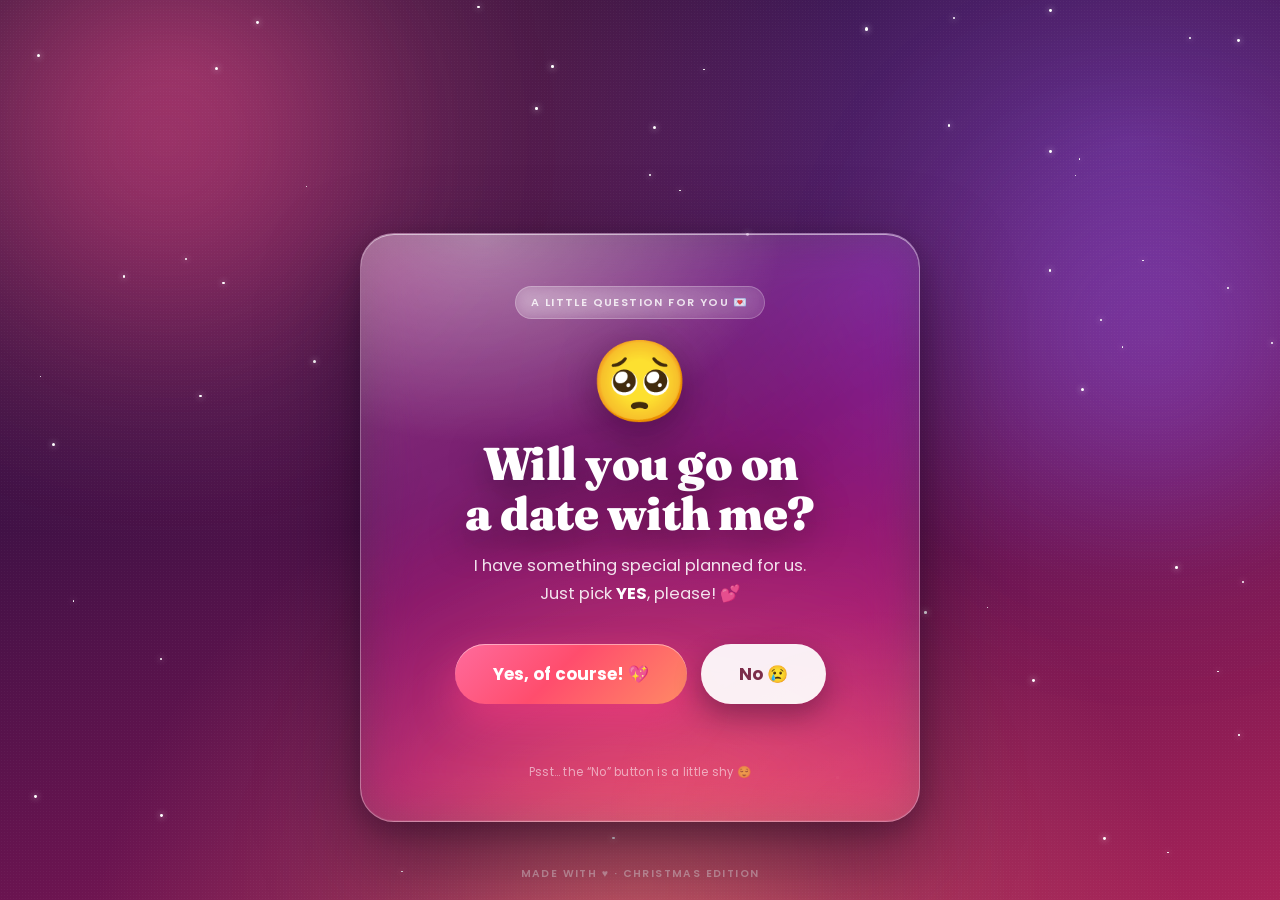
<file: index.html>
<!DOCTYPE html>
<html lang="en">
<head>
<meta charset="UTF-8" />
<meta name="viewport" content="width=device-width, initial-scale=1.0" />
<meta name="description" content="A little Christmas date proposal — say yes and build our perfect date plan together." />
<meta name="theme-color" content="#2a0f33" />
<meta property="og:title" content="Will you go on a date with me? 💌" />
<meta property="og:description" content="A little Christmas date proposal, made with love." />
<meta property="og:type" content="website" />
<meta property="og:url" content="https://jhonmarkseno.github.io/Date_plan/" />
<meta property="og:image" content="https://jhonmarkseno.github.io/Date_plan/og-image.png" />
<meta property="og:image:width" content="1200" />
<meta property="og:image:height" content="630" />
<meta property="og:image:alt" content="A Christmas date proposal card asking: Will you go on a date with me?" />
<meta name="twitter:card" content="summary_large_image" />
<meta name="twitter:title" content="Will you go on a date with me? 💌" />
<meta name="twitter:description" content="A little Christmas date proposal, made with love." />
<meta name="twitter:image" content="https://jhonmarkseno.github.io/Date_plan/og-image.png" />
<link rel="canonical" href="https://jhonmarkseno.github.io/Date_plan/" />
<title>Will you go on a date with me? 💌</title>
<link rel="icon" href="assets/favicon.svg" type="image/svg+xml" />
<link rel="apple-touch-icon" href="assets/apple-touch-icon.png" />
<link rel="manifest" href="site.webmanifest" />
<link rel="preconnect" href="https://fonts.googleapis.com" />
<link rel="preconnect" href="https://fonts.gstatic.com" crossorigin />
<link href="https://fonts.googleapis.com/css2?family=Fraunces:opsz,wght@9..144,600;9..144,700;9..144,900&family=Poppins:wght@400;500;600;700;800&display=swap" rel="stylesheet" />
<link rel="stylesheet" href="style.css" />
</head>
<body>
  <div class="bg" aria-hidden="true">
    <span class="aurora aurora-1"></span>
    <span class="aurora aurora-2"></span>
    <span class="aurora aurora-3"></span>
    <div class="stars" id="stars"></div>
    <div class="grain"></div>
  </div>

  <div id="hearts" aria-hidden="true"></div>

  <main class="card" id="card">
    <span class="badge">A little question for you 💌</span>
    <div class="emoji-wrap">
      <span class="emoji" id="mainEmoji">🥺</span>
    </div>
    <h1 id="question">Will you go on a date with me?</h1>
    <p class="subtitle">I have something special planned for us.<br />Just pick <strong>YES</strong>, please! 💕</p>
    <div class="buttons">
      <button class="btn btn-yes" id="yesBtn" type="button">Yes, of course! <span aria-hidden="true">💖</span></button>
      <button class="btn btn-no" id="noBtn" type="button">No 😢</button>
    </div>
    <p class="tease" id="tease" aria-live="polite"></p>
    <p class="card-hint">Psst… the “No” button is a little shy 😌</p>
  </main>

  <footer class="site-footer">Made with ♥ · Christmas Edition</footer>

  <div class="overlay" id="overlay" role="dialog" aria-modal="true" aria-labelledby="yesTitle">
    <div class="snow" id="snow" aria-hidden="true"></div>
    <div class="tree tree-left" aria-hidden="true">🎄</div>
    <div class="tree tree-right" aria-hidden="true">🎄</div>

    <div class="overlay-inner">
      <div class="stepper" id="stepper" role="group" aria-label="Progress">
        <span class="dot active" data-dot="intro" aria-hidden="true"></span>
        <span class="dot" data-dot="plan" aria-hidden="true"></span>
        <span class="dot" data-dot="choices" aria-hidden="true"></span>
        <span class="dot" data-dot="confirm" aria-hidden="true"></span>
        <span class="step-count" id="stepCount" aria-live="polite" aria-atomic="true">Step 1 of 4</span>
      </div>

      <section class="step step-intro active" data-step="intro" aria-label="Yes">
        <div class="overlay-hearts" aria-hidden="true">🎄🎁🎄</div>
        <h2 class="big" id="yesTitle" tabindex="-1"><span class="big-text">YES!!!</span> <span aria-hidden="true">🎄</span></h2>
        <p class="msg" id="finalMsg">I knew you'd say yes 😌<br />Here's our Christmas date plan 💝</p>
        <button class="btn btn-next" id="introNext" type="button">Proceed 💝</button>
      </section>

      <section class="step step-plan" data-step="plan" aria-label="Date plan">
        <div class="plan">
          <div class="plan-head">
            <h3 id="planTitle" tabindex="-1"><span class="grad-title">Our Christmas Date Plan</span> <span aria-hidden="true">🎄</span></h3>
            <span class="save-date">Save the date ❄️</span>
          </div>

          <div class="plan-item">
            <span class="plan-icon" aria-hidden="true">☕</span>
            <div class="plan-body">
              <div class="plan-top">
                <span class="plan-time">4:00 PM</span>
                <span class="plan-title">Cozy café time</span>
              </div>
              <p class="plan-desc">Warm drinks, fairy lights, and getting to know each other.</p>
              <p class="pick-line" data-slot="drink"></p>
            </div>
          </div>

          <div class="plan-item">
            <span class="plan-icon" aria-hidden="true">✨</span>
            <div class="plan-body">
              <div class="plan-top">
                <span class="plan-time">5:30 PM</span>
                <span class="plan-title">Stroll through the Christmas lights</span>
              </div>
              <p class="plan-desc">Twinkling streets, festive music, and holding hands.</p>
              <p class="pick-line" data-slot="activity"></p>
            </div>
          </div>

          <div class="plan-item">
            <span class="plan-icon" aria-hidden="true">🍽️</span>
            <div class="plan-body">
              <div class="plan-top">
                <span class="plan-time">7:00 PM</span>
                <span class="plan-title">Noche Buena-style dinner for two</span>
              </div>
              <p class="plan-desc">Good food, warm smiles, and lots of laughing.</p>
              <p class="pick-line" data-slot="food"></p>
            </div>
          </div>

          <div class="plan-item">
            <span class="plan-icon" aria-hidden="true">🌙</span>
            <div class="plan-body">
              <div class="plan-top">
                <span class="plan-time">8:30 PM</span>
                <span class="plan-title">Dessert, gifts &amp; stargazing</span>
              </div>
              <p class="plan-desc">Sweet endings under the winter sky.</p>
              <p class="pick-line" data-slot="other"></p>
            </div>
          </div>

          <p class="plan-note">Dress code: cozy &amp; festive 🧣🎄</p>
        </div>
        <div class="step-nav">
          <button class="btn btn-back" id="planBack" type="button">← Back</button>
          <button class="btn btn-next" id="planNext" type="button">Choose your picks 💝</button>
        </div>
      </section>

      <section class="step step-choices" data-step="choices" aria-label="Your choices">
        <div class="plan choices-card">
          <h4>Now it's your turn 💝</h4>
          <p class="hint">Choose what you like — our plan will update for you.</p>
          <p class="pick-progress" id="pickProgress" aria-live="polite">0 of 4 picked — choose one from each category</p>

          <div class="choice-group">
            <span class="choice-label">Drink</span>
            <div class="choice-list" data-category="drink">
              <button type="button" class="chip" data-value="Hot chocolate" data-emoji="🍫" aria-pressed="false">🍫 Hot chocolate</button>
              <button type="button" class="chip" data-value="Coffee" data-emoji="☕" aria-pressed="false">☕ Coffee</button>
              <button type="button" class="chip" data-value="Milk tea" data-emoji="🧋" aria-pressed="false">🧋 Milk tea</button>
              <button type="button" class="chip" data-value="Iced latte" data-emoji="🥤" aria-pressed="false">🥤 Iced latte</button>
            </div>
          </div>

          <div class="choice-group">
            <span class="choice-label">Food</span>
            <div class="choice-list" data-category="food">
              <button type="button" class="chip" data-value="Pasta" data-emoji="🍝" aria-pressed="false">🍝 Pasta</button>
              <button type="button" class="chip" data-value="Pizza" data-emoji="🍕" aria-pressed="false">🍕 Pizza</button>
              <button type="button" class="chip" data-value="Sushi" data-emoji="🍣" aria-pressed="false">🍣 Sushi</button>
              <button type="button" class="chip" data-value="Burger" data-emoji="🍔" aria-pressed="false">🍔 Burger</button>
            </div>
          </div>

          <div class="choice-group">
            <span class="choice-label">Activity</span>
            <div class="choice-list" data-category="activity">
              <button type="button" class="chip" data-value="Stroll through the Christmas lights" data-emoji="🎄" aria-pressed="false">🎄 Stroll through the Christmas lights</button>
              <button type="button" class="chip" data-value="Ice skating" data-emoji="⛸️" aria-pressed="false">⛸️ Ice skating</button>
              <button type="button" class="chip" data-value="Christmas market" data-emoji="🎁" aria-pressed="false">🎁 Christmas market</button>
              <button type="button" class="chip" data-value="Movie night" data-emoji="🎬" aria-pressed="false">🎬 Movie night</button>
            </div>
          </div>

          <div class="choice-group">
            <span class="choice-label">Other treat</span>
            <div class="choice-list" data-category="other">
              <button type="button" class="chip" data-value="Cake" data-emoji="🍰" aria-pressed="false">🍰 Cake</button>
              <button type="button" class="chip" data-value="Ice cream" data-emoji="🍦" aria-pressed="false">🍦 Ice cream</button>
              <button type="button" class="chip" data-value="Fries" data-emoji="🍟" aria-pressed="false">🍟 Fries</button>
              <button type="button" class="chip" data-value="Cookies" data-emoji="🍪" aria-pressed="false">🍪 Cookies</button>
            </div>
          </div>

          <p class="pick-summary" id="pickSummary" aria-live="polite"></p>
        </div>
        <div class="step-nav">
          <button class="btn btn-back" id="choicesBack" type="button">← Back</button>
          <button class="btn btn-confirm" id="confirmBtn" type="button" disabled>Lock in our date 💝</button>
        </div>
      </section>

      <section class="step step-confirm" data-step="confirm" aria-label="Date confirmed">
        <div class="confirm-card">
          <div class="confirm-icon" aria-hidden="true">💝</div>
          <h3 class="confirm-title" id="confirmTitle" tabindex="-1">It's a date!</h3>
          <p class="confirm-sub">Here's what we agreed on</p>
          <ul class="confirm-list" id="confirmList"></ul>
          <p class="confirm-note">See you there — wear something cozy 🧣</p>
          <div class="confirm-actions">
            <button class="btn btn-save" id="saveBtn" type="button">Save our plan 📄</button>
            <button class="btn btn-copy" id="copyBtn" type="button">Copy plan 📋</button>
            <button class="btn btn-edit" id="editBtn" type="button">Edit choices ✏️</button>
          </div>
        </div>
      </section>

      <button class="btn btn-again" id="againBtn" type="button">Start over 🔁</button>
    </div>
  </div>

  <canvas id="confetti" aria-hidden="true"></canvas>
  <div class="toast" id="toast" role="status" aria-live="polite"></div>

  <script src="script.js"></script>
</body>
</html>
</file>
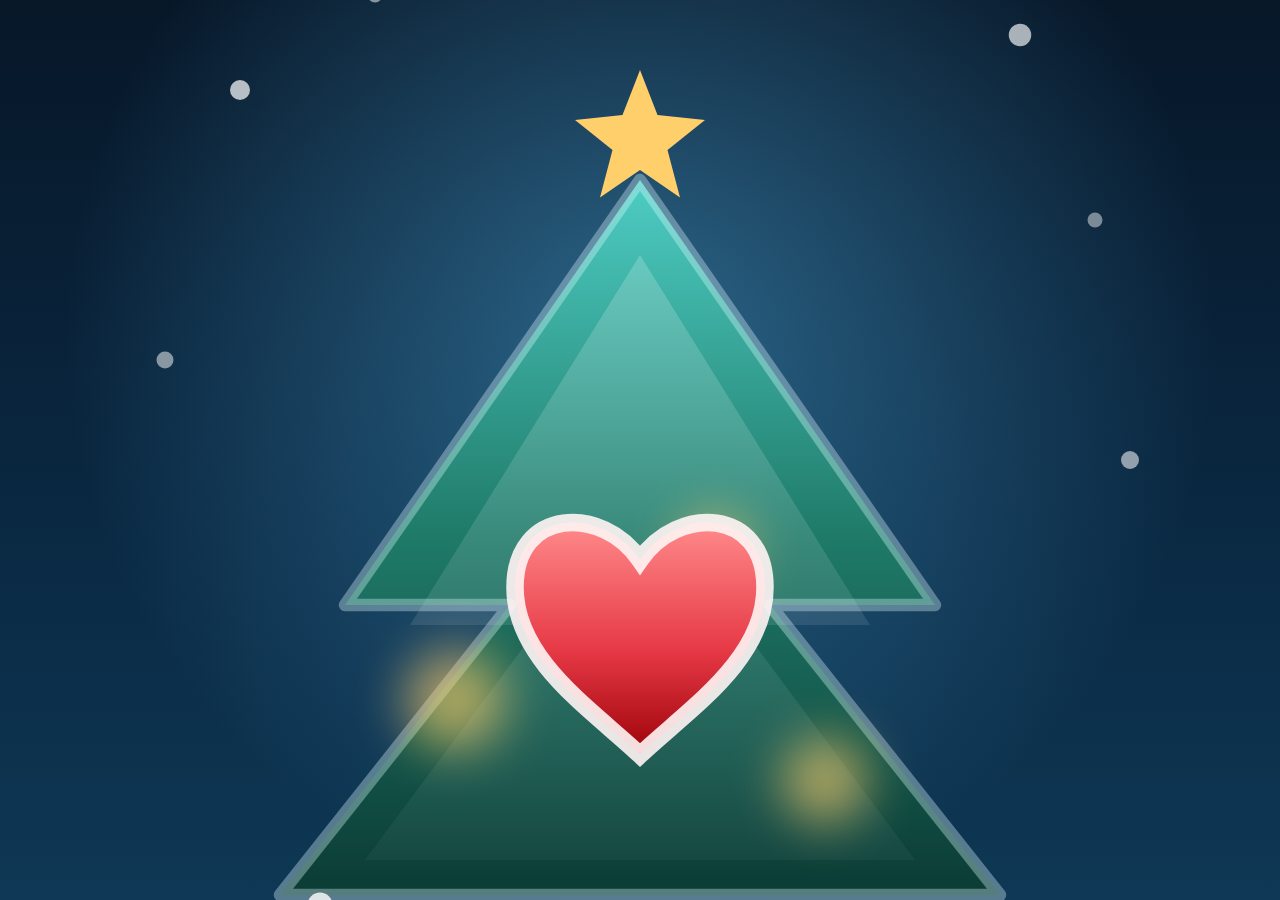
<file: assets/_icon_render.html>
<!doctype html>
<html>
<head>
<meta charset="utf-8" />
<style>
  html, body { margin: 0; padding: 0; width: 100%; height: 100%; overflow: hidden; background: #071426; }
  img { display: block; width: 100vw; height: 100vh; object-fit: cover; }
</style>
</head>
<body><img src="favicon.svg" alt="" /></body>
</html>
</file>
<file: style.css>
:root {
  --rose: #ff4d8d;
  --rose-deep: #d81b60;
  --coral: #ff8a65;
  --plum: #1a0b2e;
  --gold: #ffcf6b;
  --pine: #1b4332;
  --cranberry: #c1121f;
  --ink: #2f3e46;
  --muted: #64757d;
  --glass: rgba(255, 255, 255, 0.16);
  --glass-border: rgba(255, 255, 255, 0.32);
  --radius: 34px;
  --ease: cubic-bezier(0.22, 0.9, 0.28, 1.15);
}

* {
  box-sizing: border-box;
  -webkit-tap-highlight-color: transparent;
}

html,
body {
  height: 100%;
}

body {
  margin: 0;
  min-height: 100vh;
  min-height: 100dvh;
  display: grid;
  place-items: center;
  overflow-x: hidden;
  overflow-y: auto;
  position: relative;
  font-family: "Poppins", "Segoe UI", Arial, sans-serif;
  color: #fff;
  background:
    radial-gradient(1100px 760px at 14% 8%, rgba(255, 94, 153, 0.34), transparent 62%),
    radial-gradient(1000px 720px at 88% 16%, rgba(160, 94, 255, 0.34), transparent 60%),
    radial-gradient(900px 900px at 50% 112%, rgba(255, 145, 120, 0.32), transparent 62%),
    linear-gradient(160deg, #1a0b2e 0%, #3d1145 36%, #6a1450 66%, #a82358 100%);
}

.bg {
  position: fixed;
  inset: 0;
  z-index: 0;
  overflow: hidden;
  pointer-events: none;
}

.aurora {
  position: absolute;
  border-radius: 50%;
  filter: blur(72px);
  opacity: 0.6;
  mix-blend-mode: screen;
  will-change: transform;
}

.aurora-1 {
  width: 46vw;
  height: 46vw;
  left: -10vw;
  top: -12vw;
  background: radial-gradient(circle, rgba(255, 77, 141, 0.8), transparent 65%);
  animation: drift1 18s ease-in-out infinite;
}

.aurora-2 {
  width: 44vw;
  height: 44vw;
  right: -12vw;
  top: 4vw;
  background: radial-gradient(circle, rgba(160, 94, 255, 0.75), transparent 65%);
  animation: drift2 22s ease-in-out infinite;
}

.aurora-3 {
  width: 50vw;
  height: 50vw;
  left: 25vw;
  bottom: -24vw;
  background: radial-gradient(circle, rgba(255, 145, 120, 0.7), transparent 65%);
  animation: drift3 26s ease-in-out infinite;
}

@keyframes drift1 {
  0%, 100% { transform: translate(0, 0) scale(1); }
  50% { transform: translate(6vw, 5vw) scale(1.12); }
}
@keyframes drift2 {
  0%, 100% { transform: translate(0, 0) scale(1.05); }
  50% { transform: translate(-5vw, 6vw) scale(0.95); }
}
@keyframes drift3 {
  0%, 100% { transform: translate(0, 0) scale(1); }
  50% { transform: translate(4vw, -5vw) scale(1.1); }
}

.stars {
  position: absolute;
  inset: 0;
}

.star {
  position: absolute;
  border-radius: 50%;
  background: #fff;
  box-shadow: 0 0 6px rgba(255, 255, 255, 0.9);
  animation: twinkle var(--dur, 3s) ease-in-out infinite;
}

@keyframes twinkle {
  0%, 100% { opacity: 0.15; transform: scale(0.7); }
  50% { opacity: 0.85; transform: scale(1.15); }
}

.grain {
  position: absolute;
  inset: 0;
  opacity: 0.22;
  background-image: radial-gradient(rgba(255, 255, 255, 0.16) 1px, transparent 1px);
  background-size: 3px 3px;
  mix-blend-mode: overlay;
}

.heart {
  position: fixed;
  bottom: -12vh;
  z-index: 1;
  font-size: 22px;
  opacity: 0.5;
  pointer-events: none;
  filter: drop-shadow(0 0 8px rgba(255, 255, 255, 0.35));
  animation: floatUp linear infinite;
}

@keyframes floatUp {
  0% { transform: translateY(0) rotate(0deg) scale(1); opacity: 0; }
  12% { opacity: 0.55; }
  88% { opacity: 0.3; }
  100% { transform: translateY(-122vh) rotate(340deg) scale(1.25); opacity: 0; }
}

.card {
  position: relative;
  z-index: 3;
  width: min(92vw, 560px);
  padding: 52px 40px 40px;
  text-align: center;
  border-radius: var(--radius);
  background: linear-gradient(155deg, rgba(255, 255, 255, 0.19), rgba(255, 255, 255, 0.05) 46%, rgba(255, 255, 255, 0.11));
  border: 1px solid var(--glass-border);
  backdrop-filter: blur(26px) saturate(165%);
  -webkit-backdrop-filter: blur(26px) saturate(165%);
  box-shadow:
    0 40px 90px rgba(20, 0, 26, 0.5),
    0 8px 26px rgba(20, 0, 26, 0.25),
    inset 0 1px 0 rgba(255, 255, 255, 0.55),
    inset 0 -1px 0 rgba(255, 255, 255, 0.08);
  animation: cardIn 0.9s var(--ease);
}

.card::before {
  content: "";
  position: absolute;
  inset: 0;
  border-radius: inherit;
  pointer-events: none;
  background:
    radial-gradient(90% 60% at 22% 0%, rgba(255, 255, 255, 0.35), transparent 60%),
    radial-gradient(80% 60% at 92% 100%, rgba(255, 138, 101, 0.16), transparent 60%);
}

@keyframes cardIn {
  from { opacity: 0; transform: translateY(42px) scale(0.9); }
  to { opacity: 1; transform: translateY(0) scale(1); }
}

.badge {
  position: relative;
  display: inline-flex;
  align-items: center;
  gap: 6px;
  padding: 7px 15px;
  border-radius: 999px;
  font-size: 11px;
  font-weight: 600;
  letter-spacing: 1.4px;
  text-transform: uppercase;
  color: rgba(255, 255, 255, 0.82);
  background: rgba(255, 255, 255, 0.1);
  border: 1px solid rgba(255, 255, 255, 0.24);
  backdrop-filter: blur(8px);
  -webkit-backdrop-filter: blur(8px);
}

.emoji-wrap {
  margin-top: 22px;
  line-height: 0;
}

.emoji {
  display: inline-block;
  font-size: clamp(52px, 13vw, 80px);
  line-height: 1;
  animation: emojiFloat 3s ease-in-out infinite;
  filter: drop-shadow(0 12px 22px rgba(30, 0, 30, 0.45));
}

@keyframes emojiFloat {
  0%, 100% { transform: translateY(0) rotate(-4deg); }
  50% { transform: translateY(-12px) rotate(4deg); }
}

h1 {
  position: relative;
  margin: 18px 0 14px;
  font-family: "Fraunces", Georgia, "Times New Roman", serif;
  font-weight: 900;
  font-size: clamp(30px, 6.4vw, 46px);
  line-height: 1.08;
  letter-spacing: -0.5px;
  text-wrap: balance;
  text-shadow: 0 10px 34px rgba(20, 0, 26, 0.5);
}

.subtitle {
  position: relative;
  max-width: 400px;
  margin: 0 auto 34px;
  font-size: clamp(14px, 3.4vw, 16.5px);
  line-height: 1.7;
  font-weight: 400;
  color: rgba(255, 255, 255, 0.88);
}

.subtitle strong {
  color: #fff;
  font-weight: 700;
}

.buttons {
  position: relative;
  display: flex;
  flex-wrap: wrap;
  justify-content: center;
  align-items: center;
  gap: 14px;
  min-height: 64px;
}

.btn {
  position: relative;
  overflow: hidden;
  border: 0;
  cursor: pointer;
  font-family: inherit;
  font-weight: 700;
  font-size: 17px;
  padding: 17px 38px;
  border-radius: 999px;
  user-select: none;
  transition: transform 0.2s var(--ease), box-shadow 0.2s ease, background 0.2s ease, opacity 0.2s ease;
}

.btn:focus-visible {
  outline: 3px solid rgba(255, 255, 255, 0.92);
  outline-offset: 3px;
}

.btn-back:focus-visible,
.btn-edit:focus-visible,
.btn-copy:focus-visible,
.btn-again:focus-visible {
  outline-color: rgba(27, 67, 50, 0.55);
}

.btn:active {
  transform: scale(0.97);
}

.ripple {
  position: absolute;
  border-radius: 50%;
  background: rgba(255, 255, 255, 0.5);
  transform: scale(0);
  pointer-events: none;
  animation: ripple 0.65s ease-out forwards;
}

@keyframes ripple {
  to { transform: scale(3); opacity: 0; }
}

.btn-yes {
  color: #fff;
  background: linear-gradient(135deg, #ff6b9d, #ff4d6d 45%, #ff8a65);
  box-shadow:
    0 18px 38px rgba(255, 61, 127, 0.5),
    inset 0 1px 0 rgba(255, 255, 255, 0.45);
  animation: glowPulse 2.4s ease-in-out infinite;
}

.btn-yes::after {
  content: "";
  position: absolute;
  inset: 0;
  background: linear-gradient(110deg, transparent 30%, rgba(255, 255, 255, 0.55) 48%, transparent 64%);
  transform: translateX(-150%);
  transition: transform 0.7s ease;
}

.btn-yes:hover::after {
  transform: translateX(150%);
}

.btn-yes:hover {
  transform: translateY(-2px) scale(1.04);
  box-shadow:
    0 24px 48px rgba(255, 61, 127, 0.6),
    inset 0 1px 0 rgba(255, 255, 255, 0.5);
}

@keyframes glowPulse {
  0%, 100% { box-shadow: 0 18px 38px rgba(255, 61, 127, 0.45), inset 0 1px 0 rgba(255, 255, 255, 0.45); }
  50% { box-shadow: 0 20px 52px rgba(255, 61, 127, 0.75), inset 0 1px 0 rgba(255, 255, 255, 0.55); }
}

.btn-no {
  z-index: 50;
  color: #7c2d4a;
  background: rgba(255, 255, 255, 0.93);
  box-shadow: 0 12px 28px rgba(20, 0, 26, 0.32);
  white-space: nowrap;
  touch-action: none;
}

.btn-no:hover {
  background: #fff;
}

.btn-no.escaped {
  position: fixed;
  transition: transform 0.2s ease, box-shadow 0.2s ease;
}

.tease {
  position: relative;
  min-height: 22px;
  margin: 20px 0 0;
  font-size: 13.5px;
  font-weight: 600;
  color: #ffd9e4;
  opacity: 0;
  transform: translateY(4px);
  transition: opacity 0.3s ease, transform 0.3s ease;
}

.tease.show {
  opacity: 1;
  transform: translateY(0);
}

.card-hint {
  position: relative;
  margin: 16px 0 0;
  font-size: 11.5px;
  letter-spacing: 0.3px;
  color: rgba(255, 255, 255, 0.55);
}

.site-footer {
  position: fixed;
  left: 50%;
  bottom: 18px;
  z-index: 2;
  transform: translateX(-50%);
  font-size: 10.5px;
  font-weight: 600;
  letter-spacing: 1.4px;
  text-transform: uppercase;
  color: rgba(255, 255, 255, 0.45);
  white-space: nowrap;
}

.overlay {
  position: fixed;
  inset: 0;
  z-index: 20;
  display: flex;
  align-items: flex-start;
  justify-content: center;
  overflow-y: auto;
  overflow-x: hidden;
  padding: 44px 24px;
  text-align: center;
  opacity: 0;
  pointer-events: none;
  transition: opacity 0.55s ease;
  background-color: #071426;
  background-image:
    linear-gradient(180deg, rgba(3, 10, 22, 0.22) 0%, rgba(3, 10, 22, 0.4) 52%, rgba(3, 10, 22, 0.64) 100%),
    radial-gradient(760px 440px at 50% 34%, rgba(43, 127, 191, 0.16), transparent 68%),
    url("assets/winter-bg.svg");
  background-size: cover, cover, cover;
  background-position: center, center, center;
  background-repeat: no-repeat;
}

.overlay.show {
  opacity: 1;
  pointer-events: auto;
}

.snow {
  position: absolute;
  inset: 0;
  z-index: 0;
  overflow: hidden;
  pointer-events: none;
}

.snowflake {
  position: absolute;
  top: -10vh;
  color: #a9c6ea;
  text-shadow: 0 0 6px rgba(255, 255, 255, 0.95);
  user-select: none;
  animation-name: snowFall;
  animation-timing-function: linear;
  animation-iteration-count: infinite;
}

@keyframes snowFall {
  0% { transform: translateY(-10vh) translateX(0) rotate(0deg); }
  100% { transform: translateY(115vh) translateX(30px) rotate(360deg); }
}

.tree {
  position: absolute;
  top: 50%;
  z-index: 1;
  display: grid;
  place-items: center;
  width: 150px;
  height: 150px;
  border-radius: 50%;
  font-size: 82px;
  line-height: 1;
  pointer-events: none;
  user-select: none;
  background: radial-gradient(circle at 30% 22%, rgba(255, 255, 255, 0.24), rgba(255, 255, 255, 0.07) 58%, rgba(255, 255, 255, 0.02));
  border: 1px solid rgba(255, 255, 255, 0.32);
  backdrop-filter: blur(16px) saturate(160%);
  -webkit-backdrop-filter: blur(16px) saturate(160%);
  box-shadow:
    0 20px 45px rgba(0, 6, 16, 0.4),
    inset 0 1px 0 rgba(255, 255, 255, 0.34),
    inset 0 -1px 0 rgba(140, 190, 235, 0.18);
  animation: treeSway 5s ease-in-out infinite;
}

.tree-left { left: calc(50% - 470px); }
.tree-right { right: calc(50% - 470px); animation-delay: -2.5s; }

@keyframes treeSway {
  0%, 100% { transform: translateY(-50%) rotate(-3deg); }
  50% { transform: translateY(-52%) rotate(3deg); }
}

.overlay-inner {
  position: relative;
  z-index: 2;
  width: 100%;
  max-width: 600px;
  min-width: 0;
  margin: auto;
  transform: translateY(24px) scale(0.94);
  transition: transform 0.7s var(--ease) 0.1s;
}

.overlay.show .overlay-inner {
  transform: translateY(0) scale(1);
}

.overlay-hearts {
  font-size: clamp(40px, 10vw, 64px);
  line-height: 1;
  animation: emojiFloat 1.8s ease-in-out infinite;
  filter: drop-shadow(0 10px 22px rgba(255, 180, 80, 0.35));
}

.big {
  margin: 10px 0 14px;
  font-family: "Fraunces", Georgia, serif;
  font-size: clamp(32px, 8vw, 58px);
  font-weight: 900;
  letter-spacing: -1px;
  color: #fff;
  text-shadow: 0 10px 34px rgba(0, 6, 16, 0.5);
}

.big-text {
  background: linear-gradient(180deg, #ffffff 0%, #ffe3a3 38%, #ff8a65 72%, #ff4d6d 100%);
  -webkit-background-clip: text;
  background-clip: text;
  color: transparent;
  filter: drop-shadow(0 10px 26px rgba(255, 138, 101, 0.32));
}

.msg {
  max-width: 440px;
  margin: 0 auto 32px;
  font-size: clamp(15px, 4vw, 19px);
  line-height: 1.7;
  color: rgba(235, 246, 255, 0.92);
  text-shadow: 0 2px 16px rgba(0, 5, 14, 0.65);
}

.plan {
  position: relative;
  overflow: hidden;
  min-width: 0;
  padding: 30px 28px 26px;
  border-radius: 32px;
  text-align: left;
  background: linear-gradient(135deg, rgba(255, 255, 255, 0.82) 0%, rgba(255, 255, 255, 0.52) 38%, rgba(255, 255, 255, 0.44) 62%, rgba(255, 255, 255, 0.74) 100%);
  border: 1px solid rgba(255, 255, 255, 0.95);
  backdrop-filter: blur(26px) saturate(180%);
  -webkit-backdrop-filter: blur(26px) saturate(180%);
  box-shadow:
    0 30px 70px rgba(120, 150, 200, 0.3),
    0 4px 14px rgba(120, 150, 200, 0.15),
    inset 0 1px 0 #fff,
    inset 0 -1px 0 rgba(190, 210, 235, 0.35),
    inset 0 0 44px rgba(255, 255, 255, 0.5);
}

.plan::before {
  content: "";
  position: absolute;
  inset: 0;
  pointer-events: none;
  background:
    radial-gradient(120% 70% at 18% 0%, rgba(255, 255, 255, 0.9), transparent 55%),
    radial-gradient(90% 60% at 100% 100%, rgba(42, 157, 143, 0.16), transparent 60%),
    radial-gradient(80% 50% at 0% 100%, rgba(214, 40, 40, 0.12), transparent 60%);
}

.plan::after {
  content: "";
  position: absolute;
  top: -40%;
  left: -60%;
  width: 60%;
  height: 180%;
  pointer-events: none;
  background: linear-gradient(100deg, transparent 20%, rgba(255, 255, 255, 0.32) 45%, rgba(255, 255, 255, 0.05) 60%, transparent 80%);
  transform: rotate(8deg);
  animation: sheen 8s ease-in-out infinite;
}

@keyframes sheen {
  0% { transform: translateX(0) rotate(8deg); opacity: 0; }
  15% { opacity: 0.9; }
  55% { opacity: 0.9; }
  75%, 100% { transform: translateX(320%) rotate(8deg); opacity: 0; }
}

.plan > * {
  position: relative;
  z-index: 1;
}

.stepper {
  display: flex;
  justify-content: center;
  align-items: center;
  gap: 7px;
  margin-bottom: 22px;
}

.step-count {
  margin-left: 5px;
  font-size: 10.5px;
  font-weight: 700;
  letter-spacing: 1.3px;
  text-transform: uppercase;
  color: rgba(226, 240, 255, 0.72);
  text-shadow: 0 1px 10px rgba(0, 5, 14, 0.6);
}

.dot {
  width: 9px;
  height: 9px;
  border-radius: 999px;
  background: rgba(255, 255, 255, 0.26);
  box-shadow: inset 0 0 0 1px rgba(255, 255, 255, 0.08);
  transition: width 0.3s ease, background 0.3s ease, box-shadow 0.3s ease;
}

.dot.done {
  background: rgba(255, 207, 107, 0.58);
}

.dot.active {
  width: 26px;
  background: linear-gradient(90deg, #ffcf6b, #ff8a65);
  box-shadow: 0 2px 12px rgba(255, 207, 107, 0.55);
}

.step {
  display: none;
  min-width: 0;
}

.step.active {
  display: block;
}

.step-intro {
  max-width: 540px;
  margin: 0 auto;
  padding: 34px 30px 30px;
  border-radius: 32px;
  background: linear-gradient(155deg, rgba(7, 21, 38, 0.68) 0%, rgba(7, 21, 38, 0.44) 58%, rgba(9, 28, 48, 0.52) 100%);
  border: 1px solid rgba(255, 255, 255, 0.2);
  backdrop-filter: blur(22px) saturate(145%);
  -webkit-backdrop-filter: blur(22px) saturate(145%);
  box-shadow:
    0 34px 80px rgba(0, 5, 14, 0.45),
    inset 0 1px 0 rgba(255, 255, 255, 0.2),
    inset 0 -1px 0 rgba(110, 170, 220, 0.12);
}

.step.entering {
  animation: morphIn 0.55s cubic-bezier(0.22, 0.9, 0.28, 1.15) both;
}

.step.leaving {
  display: block;
  position: absolute;
  top: 0;
  left: 0;
  width: 100%;
  pointer-events: none;
  animation: morphOut 0.4s ease both;
}

@keyframes morphIn {
  0% { opacity: 0; transform: scale(0.94) translateY(16px); filter: blur(7px); }
  60% { opacity: 1; }
  100% { opacity: 1; transform: scale(1) translateY(0); filter: blur(0); }
}

@keyframes morphOut {
  0% { opacity: 1; transform: scale(1) translateY(0); filter: blur(0); }
  100% { opacity: 0; transform: scale(1.04) translateY(-12px); filter: blur(9px); }
}

.step.entering .big,
.step.entering .msg,
.step.entering .plan-head h3,
.step.entering .choices-card h4,
.step.entering .confirm-title,
.step.entering .confirm-sub {
  animation: wipeIn 0.7s cubic-bezier(0.22, 0.9, 0.28, 1) both;
}

.step.entering .msg {
  animation-delay: 0.08s;
}

.step.entering .confirm-sub {
  animation-delay: 0.1s;
}

@keyframes wipeIn {
  from { clip-path: inset(0 100% 0 0); opacity: 0; }
  to { clip-path: inset(0 0 0 0); opacity: 1; }
}

.step-nav {
  display: flex;
  flex-wrap: wrap;
  justify-content: center;
  gap: 10px;
  margin-top: 20px;
}

.btn-next {
  font-size: 15px;
  padding: 15px 30px;
  color: #fff;
  background: linear-gradient(135deg, #d62828, #8a1420);
  box-shadow:
    0 14px 28px rgba(138, 20, 32, 0.32),
    inset 0 1px 0 rgba(255, 255, 255, 0.28);
}

.btn-next:hover {
  transform: translateY(-2px);
  box-shadow:
    0 20px 36px rgba(138, 20, 32, 0.42),
    inset 0 1px 0 rgba(255, 255, 255, 0.3);
}

.btn-back {
  font-size: 14px;
  padding: 15px 24px;
  color: #33415c;
  background: rgba(255, 255, 255, 0.8);
  border: 1px solid #fff;
  box-shadow: 0 6px 16px rgba(120, 150, 200, 0.2);
}

.btn-back:hover {
  transform: translateY(-2px);
  background: #fff;
}

.plan-head {
  display: flex;
  flex-wrap: wrap;
  align-items: center;
  justify-content: space-between;
  gap: 10px;
  margin-bottom: 22px;
}

.plan h3 {
  margin: 0;
  font-family: "Fraunces", Georgia, serif;
  font-size: clamp(18px, 4.4vw, 22px);
  font-weight: 900;
  letter-spacing: 0.2px;
  color: var(--ink);
}

.grad-title {
  background: linear-gradient(90deg, #c1121f, #e85d04 34%, #b8860b 58%, #1b4332);
  -webkit-background-clip: text;
  background-clip: text;
  color: transparent;
}

.save-date {
  padding: 5px 12px;
  border-radius: 999px;
  font-size: 11px;
  font-weight: 700;
  letter-spacing: 0.6px;
  color: #14532d;
  background: rgba(220, 252, 231, 0.85);
  border: 1px solid rgba(255, 255, 255, 0.95);
  box-shadow: 0 2px 8px rgba(34, 139, 84, 0.16);
  white-space: nowrap;
}

.plan-item {
  display: flex;
  align-items: flex-start;
  gap: 16px;
  padding: 16px 18px;
  margin-bottom: 14px;
  border-radius: 20px;
  background: linear-gradient(135deg, rgba(255, 255, 255, 0.74), rgba(255, 255, 255, 0.44));
  border: 1px solid rgba(255, 255, 255, 0.95);
  box-shadow:
    inset 0 1px 0 #fff,
    0 8px 20px rgba(120, 150, 200, 0.16);
  backdrop-filter: blur(12px) saturate(150%);
  -webkit-backdrop-filter: blur(12px) saturate(150%);
  transition: transform 0.22s ease, box-shadow 0.22s ease, background 0.22s ease;
}

.plan-item:last-of-type {
  margin-bottom: 0;
}

.plan-item:hover {
  transform: translateY(-2px);
  background: linear-gradient(135deg, rgba(255, 255, 255, 0.92), rgba(255, 255, 255, 0.58));
  box-shadow:
    inset 0 1px 0 #fff,
    0 14px 30px rgba(120, 150, 200, 0.24);
}

.plan-icon {
  flex: 0 0 46px;
  display: grid;
  place-items: center;
  width: 46px;
  height: 46px;
  border-radius: 15px;
  font-size: 21px;
  line-height: 1;
  background: linear-gradient(145deg, #ffffff, rgba(255, 255, 255, 0.55));
  border: 1px solid #fff;
  box-shadow:
    inset 0 1px 0 #fff,
    0 4px 12px rgba(120, 150, 200, 0.22);
}

.plan-body {
  flex: 1;
  min-width: 0;
}

.plan-top {
  display: flex;
  flex-wrap: wrap;
  align-items: center;
  gap: 9px;
}

.plan-time {
  display: inline-flex;
  align-items: center;
  padding: 5px 11px;
  border-radius: 999px;
  font-size: 11.5px;
  font-weight: 800;
  letter-spacing: 0.4px;
  color: #fff9e6;
  background: linear-gradient(135deg, rgba(214, 40, 40, 0.85), rgba(138, 20, 32, 0.65));
  border: 1px solid rgba(255, 209, 102, 0.55);
  box-shadow:
    inset 0 1px 0 rgba(255, 255, 255, 0.35),
    0 4px 12px rgba(128, 0, 0, 0.28);
  white-space: nowrap;
}

.plan-title {
  font-size: 14.5px;
  font-weight: 700;
  color: #1f2d33;
}

.plan-desc {
  margin: 5px 0 0;
  font-size: 12.5px;
  line-height: 1.55;
  color: var(--muted);
}

.pick-line {
  margin: 6px 0 0;
  font-size: 12.5px;
  font-weight: 700;
  color: #b5121b;
  opacity: 0;
  transform: translateY(-3px);
  transition: opacity 0.25s ease, transform 0.25s ease;
}

.pick-line.show {
  opacity: 1;
  transform: translateY(0);
}

.choices {
  margin-top: 26px;
  padding-top: 24px;
  border-top: 1px solid rgba(255, 255, 255, 0.9);
}

.choices-card h4 {
  margin: 0 0 6px;
  font-size: 16px;
  font-weight: 800;
  color: var(--pine);
  letter-spacing: 0.2px;
}

.choices-card .hint {
  margin: 0 0 20px;
  font-size: 12px;
  color: var(--muted);
}

.pick-progress {
  display: flex;
  width: fit-content;
  max-width: 100%;
  align-items: center;
  gap: 7px;
  margin: 0 auto 18px;
  padding: 7px 13px;
  border-radius: 999px;
  font-size: 11px;
  font-weight: 700;
  letter-spacing: 0.2px;
  color: #14532d;
  background: rgba(220, 252, 231, 0.72);
  border: 1px solid rgba(255, 255, 255, 0.95);
  box-shadow: 0 2px 8px rgba(34, 139, 84, 0.12);
  transition: background 0.2s ease, color 0.2s ease, box-shadow 0.2s ease;
}

.pick-progress::before {
  content: "";
  flex: 0 0 auto;
  width: 7px;
  height: 7px;
  border-radius: 50%;
  background: #2a9d8f;
}

.pick-progress.complete {
  color: #8a1420;
  background: linear-gradient(135deg, rgba(255, 226, 226, 0.92), rgba(255, 244, 214, 0.8));
  box-shadow: 0 4px 14px rgba(193, 18, 31, 0.14);
}

.pick-progress.complete::before {
  background: #c1121f;
}

.choice-group {
  margin-bottom: 18px;
}

.choice-group:last-child {
  margin-bottom: 0;
}

.choice-label {
  display: flex;
  align-items: center;
  gap: 8px;
  margin-bottom: 10px;
  font-size: 13.5px;
  font-weight: 800;
  letter-spacing: 1.6px;
  text-transform: uppercase;
  color: #b5121b;
}

.choice-label::before {
  content: "";
  width: 16px;
  height: 3px;
  border-radius: 999px;
  background: linear-gradient(90deg, #c1121f, #b8860b);
  flex: 0 0 auto;
}

.choice-list {
  display: flex;
  flex-wrap: wrap;
  gap: 8px;
}

.chip {
  position: relative;
  overflow: hidden;
  max-width: 100%;
  padding: 9px 14px;
  border-radius: 999px;
  border: 1px solid rgba(255, 255, 255, 0.95);
  cursor: pointer;
  white-space: normal;
  overflow-wrap: break-word;
  font-family: inherit;
  font-size: 13px;
  font-weight: 600;
  color: var(--ink);
  background: rgba(255, 255, 255, 0.64);
  box-shadow:
    inset 0 1px 0 #fff,
    0 3px 10px rgba(120, 150, 200, 0.14);
  transition: transform 0.15s ease, background 0.15s ease, box-shadow 0.15s ease;
}

.chip:hover {
  transform: translateY(-1px);
  background: rgba(255, 255, 255, 0.94);
}

.chip:focus-visible {
  outline: 3px solid rgba(214, 40, 40, 0.55);
  outline-offset: 2px;
}

[tabindex="-1"]:focus {
  outline: none;
}

.chip.selected,
.chip[aria-pressed="true"] {
  color: #fff;
  background: linear-gradient(135deg, #d62828, #8a1420);
  border-color: rgba(255, 209, 102, 0.7);
  box-shadow:
    inset 0 1px 0 rgba(255, 255, 255, 0.35),
    0 6px 16px rgba(138, 20, 32, 0.32);
  transform: translateY(-1px);
}

.chip.selected::after,
.chip[aria-pressed="true"]::after {
  content: "✓";
  margin-left: 6px;
  font-weight: 800;
}

.pick-summary {
  min-height: 18px;
  margin: 22px 0 0;
  text-align: center;
  font-size: 12.5px;
  font-weight: 700;
  line-height: 1.6;
  color: var(--pine);
}

.btn-confirm {
  font-size: 15px;
  padding: 15px 30px;
  color: #fff;
  background: linear-gradient(135deg, #d62828, #8a1420);
  box-shadow:
    0 12px 26px rgba(138, 20, 32, 0.32),
    inset 0 1px 0 rgba(255, 255, 255, 0.28);
}

.btn-confirm:not(:disabled):hover {
  transform: translateY(-2px);
  box-shadow:
    0 18px 34px rgba(138, 20, 32, 0.42),
    inset 0 1px 0 rgba(255, 255, 255, 0.3);
}

.btn-confirm:disabled {
  cursor: not-allowed;
  opacity: 0.5;
  color: #5b5b6b;
  background: linear-gradient(135deg, #d5d7e0, #b9bccb);
  box-shadow: none;
}

.plan-note {
  margin: 20px 0 0;
  text-align: center;
  font-size: 13px;
  font-weight: 700;
  color: #b5121b;
  text-shadow: 0 0 10px rgba(255, 255, 255, 0.9);
}

.confirm {
  margin: 0 0 26px;
}

.confirm-card {
  padding: 34px 28px 30px;
  border-radius: 30px;
  text-align: center;
  background: linear-gradient(135deg, rgba(255, 255, 255, 0.86), rgba(255, 255, 255, 0.56));
  border: 1px solid rgba(255, 255, 255, 0.98);
  backdrop-filter: blur(24px) saturate(180%);
  -webkit-backdrop-filter: blur(24px) saturate(180%);
  box-shadow:
    0 30px 70px rgba(120, 150, 200, 0.3),
    inset 0 1px 0 #fff;
  animation: planIn 0.55s var(--ease);
}

@keyframes planIn {
  from { opacity: 0; transform: translateY(16px); }
  to { opacity: 1; transform: translateY(0); }
}

.confirm-icon {
  font-size: 54px;
  line-height: 1;
  animation: emojiFloat 2s ease-in-out infinite;
}

.confirm-title {
  margin: 12px 0 6px;
  font-family: "Fraunces", Georgia, serif;
  font-size: clamp(24px, 6vw, 32px);
  font-weight: 900;
  background: linear-gradient(90deg, #c1121f, #b8860b 55%, #1b4332);
  -webkit-background-clip: text;
  background-clip: text;
  color: transparent;
}

.confirm-sub {
  margin: 0 0 18px;
  font-size: 13px;
  color: var(--muted);
}

.confirm-list {
  display: grid;
  gap: 10px;
  margin: 0 0 18px;
  padding: 0;
  list-style: none;
  text-align: left;
}

.confirm-list li {
  display: flex;
  flex-wrap: wrap;
  align-items: center;
  justify-content: space-between;
  gap: 4px 14px;
  padding: 12px 16px;
  border-radius: 14px;
  font-size: 13.5px;
  background: rgba(255, 255, 255, 0.68);
  border: 1px solid #fff;
  box-shadow: inset 0 1px 0 #fff, 0 3px 10px rgba(120, 150, 200, 0.12);
}

.confirm-key {
  font-weight: 600;
  color: var(--muted);
}

.confirm-value {
  max-width: 100%;
  font-weight: 700;
  color: #1f2d33;
  text-align: right;
  overflow-wrap: anywhere;
}

.confirm-note {
  margin: 0 0 22px;
  font-size: 12.5px;
  color: var(--muted);
}

.confirm-actions {
  display: flex;
  flex-wrap: wrap;
  justify-content: center;
  gap: 10px;
}

.confirm-actions .btn {
  font-size: 14px;
  padding: 14px 24px;
}

.btn-save {
  color: #fff;
  background: linear-gradient(135deg, #d62828, #8a1420);
  box-shadow:
    0 12px 26px rgba(138, 20, 32, 0.32),
    inset 0 1px 0 rgba(255, 255, 255, 0.28);
}

.btn-save:hover {
  transform: translateY(-2px);
}

.btn-edit {
  color: #8a1420;
  background: rgba(255, 255, 255, 0.85);
  border: 1px solid #fff;
  box-shadow: 0 6px 16px rgba(120, 150, 200, 0.2);
}

.btn-edit:hover {
  transform: translateY(-2px);
  background: #fff;
}

.btn-copy {
  color: #14532d;
  background: rgba(220, 252, 231, 0.9);
  border: 1px solid #fff;
  box-shadow: 0 6px 16px rgba(34, 139, 84, 0.18);
}

.btn-copy:hover {
  transform: translateY(-2px);
  background: #f0fff5;
}

.btn-again {
  margin-top: 6px;
  padding: 14px 28px;
  font-size: 14.5px;
  color: #8a1420;
  background: rgba(255, 255, 255, 0.78);
  border: 1px solid #fff;
  box-shadow: 0 8px 22px rgba(120, 150, 200, 0.22);
}

.btn-again:hover {
  transform: translateY(-2px);
  background: #fff;
}

#confetti {
  position: fixed;
  inset: 0;
  z-index: 30;
  pointer-events: none;
}

.toast {
  position: fixed;
  left: 50%;
  bottom: 24px;
  z-index: 40;
  max-width: calc(100vw - 32px);
  padding: 12px 20px;
  border-radius: 999px;
  font-size: 12.5px;
  font-weight: 700;
  text-align: center;
  color: #fff;
  background: linear-gradient(135deg, #1b4332, #0f2d22);
  box-shadow:
    0 16px 36px rgba(15, 45, 34, 0.35),
    inset 0 1px 0 rgba(255, 255, 255, 0.2);
  opacity: 0;
  transform: translate(-50%, 16px);
  pointer-events: none;
  transition: opacity 0.25s ease, transform 0.25s ease;
}

.toast.show {
  opacity: 1;
  transform: translate(-50%, 0);
}

@media (max-width: 1000px) {
  .tree {
    display: none;
  }
}

@media (max-width: 640px) {
  .card {
    padding: 42px 24px 32px;
  }

  .overlay {
    padding: 30px 16px;
  }

  .overlay-inner {
    max-width: 100%;
  }

  .step-intro {
    padding: 28px 20px 26px;
    border-radius: 26px;
  }

  .plan {
    padding: 24px 18px 20px;
    border-radius: 26px;
  }

  .plan-item {
    gap: 12px;
    padding: 13px 14px;
    margin-bottom: 12px;
    border-radius: 17px;
  }

  .plan-icon {
    flex-basis: 40px;
    width: 40px;
    height: 40px;
    border-radius: 13px;
    font-size: 18px;
  }

  .plan-title {
    font-size: 13.5px;
  }

  .chip {
    font-size: 12px;
    padding: 8px 12px;
  }

  .pick-progress {
    font-size: 10.5px;
    padding: 6px 11px;
  }

  .confirm-card {
    padding: 28px 20px 24px;
  }

  .confirm-actions .btn {
    flex: 1 1 100%;
  }

  .toast {
    bottom: 16px;
  }
}

@media (max-width: 420px) {
  .btn {
    font-size: 16px;
    padding: 15px 26px;
  }

  .buttons {
    gap: 12px;
  }

  .site-footer {
    font-size: 9.5px;
    letter-spacing: 1.1px;
  }
}

@media (max-height: 720px) {
  body {
    place-items: start center;
    padding: 24px 0 42px;
  }
}

@media (prefers-reduced-motion: reduce) {
  *,
  *::before,
  *::after {
    animation-duration: 0.001ms !important;
    animation-iteration-count: 1 !important;
    transition-duration: 0.001ms !important;
    scroll-behavior: auto !important;
  }

  .plan::after {
    display: none;
  }
}
</file>
